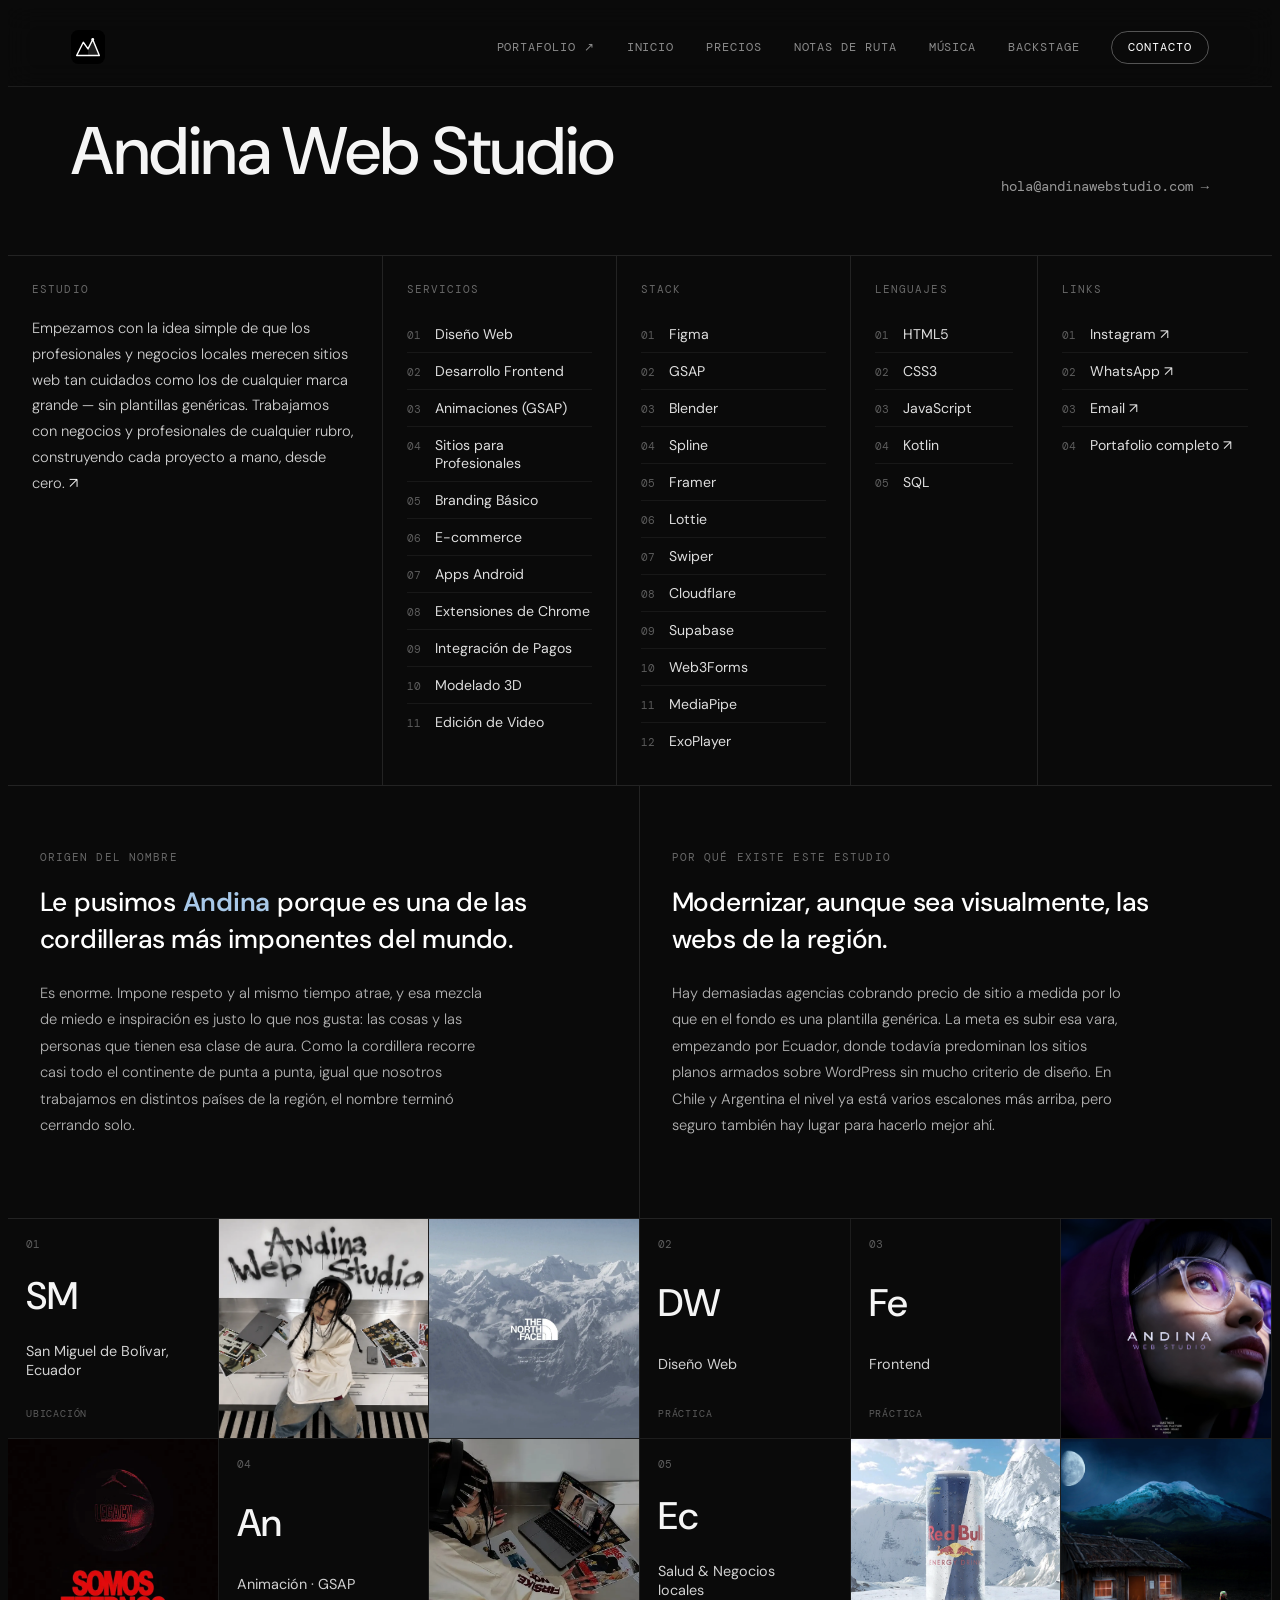
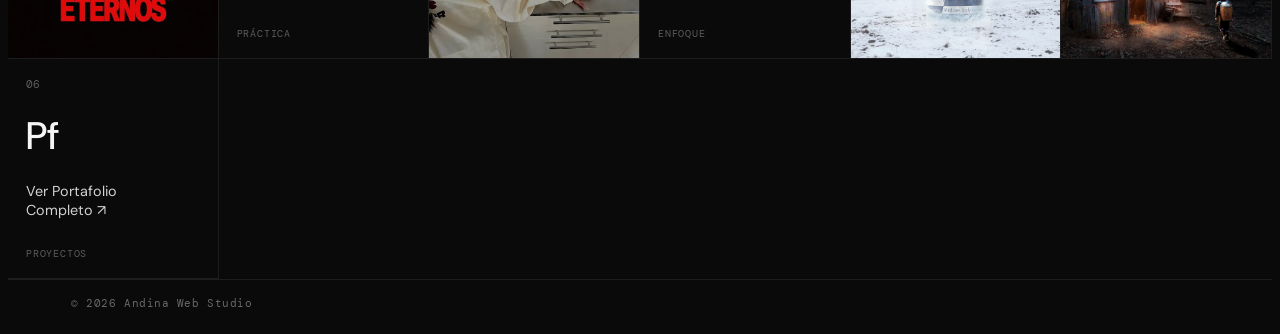
<file: about.html>
<!DOCTYPE html>
<html lang="es">

<head>
  <!-- Google tag (gtag.js) -->
  <script async src="https://www.googletagmanager.com/gtag/js?id=G-6E87KCH0P9"></script>
  <script>
    window.dataLayer = window.dataLayer || [];
    function gtag() { dataLayer.push(arguments); }
    gtag('js', new Date());
    gtag('config', 'G-6E87KCH0P9');
  </script>

  <meta charset="UTF-8" />
  <meta http-equiv="X-UA-Compatible" content="IE=edge" />
  <meta name="viewport" content="width=device-width, initial-scale=1.0" />

  <title>Quiénes Somos — Andina Web Studio | Diseño Web en Ecuador</title>
  <meta name="description"
    content="Andina Web Studio: estudio independiente de diseño web en San Miguel de Bolívar, Ecuador. Servicios, stack y proyectos para profesionales de salud y negocios en Ecuador, Chile y Argentina." />

  <meta name="robots" content="index, follow, max-snippet:-1, max-image-preview:large, max-video-preview:-1" />
  <meta name="author" content="Andina Web Studio" />
  <meta name="theme-color" content="#0a0a0a" />
  <link rel="canonical" href="https://andinawebstudio.com/about.html" />

  <meta name="geo.region" content="EC-B" />
  <meta name="geo.placename" content="San Miguel de Bolívar, Ecuador" />
  <meta name="language" content="Spanish" />
  <meta name="content-language" content="es-EC" />

  <meta property="og:type" content="website" />
  <meta property="og:url" content="https://andinawebstudio.com/about.html" />
  <meta property="og:site_name" content="Andina Web Studio" />
  <meta property="og:locale" content="es_EC" />
  <meta property="og:title" content="Quiénes Somos — Andina Web Studio" />
  <meta property="og:description" content="Estudio independiente de diseño web en San Miguel de Bolívar, Ecuador." />
  <meta property="og:image" content="https://andinawebstudio.com/og-image.jpg" />

  <meta name="twitter:card" content="summary_large_image" />
  <meta name="twitter:title" content="Quiénes Somos — Andina Web Studio" />
  <meta name="twitter:description" content="Estudio independiente de diseño web en Ecuador." />
  <meta name="twitter:image" content="https://andinawebstudio.com/og-image.jpg" />

  <link rel="apple-touch-icon" sizes="180x180" href="apple-touch-icon.png" />
  <link rel="icon" type="image/png" sizes="32x32" href="favicon-32x32.png" />
  <link rel="icon" type="image/png" sizes="16x16" href="favicon-16x16.png" />
  <link rel="manifest" href="site.webmanifest" />

  <link rel="preconnect" href="https://fonts.googleapis.com" />
  <link rel="preconnect" href="https://fonts.gstatic.com" crossorigin />
  <link href="https://fonts.googleapis.com/css2?family=DM+Sans:wght@300;400;500;600&family=DM+Mono:wght@300;400;500&display=swap"
    rel="stylesheet" />

  <link rel="stylesheet" href="css/about.css" />
</head>

<body>

  <!-- NAV -->
  <nav class="ab-nav">
    <a href="index.html" class="ab-logo">
      <svg width="34" height="34" viewBox="0 0 36 36" fill="none" xmlns="http://www.w3.org/2000/svg">
        <rect width="36" height="36" rx="8" fill="#000000" />
        <path d="M6 27L13 13L18 20L23 10L30 27H6Z" fill="none" stroke="#FFFFFF" stroke-width="1.5"
          stroke-linejoin="round" />
        <path d="M18 20L23 10L30 27H18V20Z" fill="rgba(255,255,255,0.12)" />
        <circle cx="23" cy="10" r="1.5" fill="#FFFFFF" />
      </svg>
    </a>
    <div class="ab-nav-links">
      <a href="proyectos.html">PORTAFOLIO ↗</a>
      <a href="index.html#sobre">INICIO</a>
      <a href="index.html#precios">PRECIOS</a>
      <a href="notas-de-ruta.html">NOTAS DE RUTA</a>
      <a href="musica.html">MÚSICA</a>
      <a href="backstage.html">BACKSTAGE</a>
      <a href="index.html#contacto" class="ab-nav-cta">CONTACTO</a>
    </div>
    <button class="ab-hamburger" id="abHamburger" aria-label="Menú"><span></span><span></span><span></span></button>
  </nav>

  <div class="ab-mobile-menu" id="abMobileMenu">
    <a href="proyectos.html">Portafolio</a>
    <a href="index.html#sobre">Inicio</a>
    <a href="index.html#precios">Precios</a>
    <a href="notas-de-ruta.html">Notas de ruta</a>
    <a href="musica.html">Música</a>
    <a href="backstage.html">Backstage</a>
    <a href="index.html#contacto">Contacto</a>
  </div>

  <!-- HEADER -->
  <header class="ab-header">
    <h1>Andina Web Studio</h1>
    <a href="mailto:hola@andinawebstudio.com" class="ab-email">hola@andinawebstudio.com →</a>
  </header>

  <!-- TABLA DE 5 COLUMNAS -->
  <section class="ab-grid">

    <div class="ab-col ab-col-about">
      <div class="ab-col-title">ESTUDIO</div>
      <p class="ab-about-text">
        Empezamos con la idea simple de que los profesionales y negocios locales merecen sitios web tan
        cuidados como los de cualquier marca grande — sin plantillas genéricas. Trabajamos con negocios y
        profesionales de cualquier rubro, construyendo cada proyecto a mano, desde cero. <a
          href="index.html#sobre">↗</a>
      </p>
    </div>

    <div class="ab-col">
      <div class="ab-col-title">SERVICIOS</div>
      <ul class="ab-list">
        <li><span class="ab-num">01</span><span>Diseño Web</span></li>
        <li><span class="ab-num">02</span><span>Desarrollo Frontend</span></li>
        <li><span class="ab-num">03</span><span>Animaciones (GSAP)</span></li>
        <li><span class="ab-num">04</span><span>Sitios para Profesionales</span></li>
        <li><span class="ab-num">05</span><span>Branding Básico</span></li>
        <li><span class="ab-num">06</span><span>E-commerce</span></li>
        <li><span class="ab-num">07</span><span>Apps Android</span></li>
        <li><span class="ab-num">08</span><span>Extensiones de Chrome</span></li>
        <li><span class="ab-num">09</span><span>Integración de Pagos</span></li>
        <li><span class="ab-num">10</span><span>Modelado 3D</span></li>
        <li><span class="ab-num">11</span><span>Edición de Video</span></li>
      </ul>
    </div>

    <div class="ab-col">
      <div class="ab-col-title">STACK</div>
      <ul class="ab-list">
        <li><span class="ab-num">01</span><span>Figma</span></li>
        <li><span class="ab-num">02</span><span>GSAP</span></li>
        <li><span class="ab-num">03</span><span>Blender</span></li>
        <li><span class="ab-num">04</span><span>Spline</span></li>
        <li><span class="ab-num">05</span><span>Framer</span></li>
        <li><span class="ab-num">06</span><span>Lottie</span></li>
        <li><span class="ab-num">07</span><span>Swiper</span></li>
        <li><span class="ab-num">08</span><span>Cloudflare</span></li>
        <li><span class="ab-num">09</span><span>Supabase</span></li>
        <li><span class="ab-num">10</span><span>Web3Forms</span></li>
        <li><span class="ab-num">11</span><span>MediaPipe</span></li>
        <li><span class="ab-num">12</span><span>ExoPlayer</span></li>
      </ul>
    </div>

    <div class="ab-col">
      <div class="ab-col-title">LENGUAJES</div>
      <ul class="ab-list">
        <li><span class="ab-num">01</span><span>HTML5</span></li>
        <li><span class="ab-num">02</span><span>CSS3</span></li>
        <li><span class="ab-num">03</span><span>JavaScript</span></li>
        <li><span class="ab-num">04</span><span>Kotlin</span></li>
        <li><span class="ab-num">05</span><span>SQL</span></li>
      </ul>
    </div>

    <div class="ab-col">
      <div class="ab-col-title">LINKS</div>
      <ul class="ab-list">
        <li><span class="ab-num">01</span><a href="https://instagram.com/andinawebstudio" target="_blank"
            rel="noopener">Instagram ↗</a></li>
        <li><span class="ab-num">02</span><a href="https://wa.me/593989565924" target="_blank"
            rel="noopener">WhatsApp ↗</a></li>
        <li><span class="ab-num">03</span><a href="mailto:hola@andinawebstudio.com">Email ↗</a></li>
        <li><span class="ab-num">04</span><a href="proyectos.html">Portafolio completo ↗</a></li>
      </ul>
    </div>

  </section>

  <!-- ORIGEN Y MISIÓN — por qué el nombre, por qué existe el estudio -->
  <section class="ab-story">

    <div class="ab-story-block">
      <div class="ab-col-title">ORIGEN DEL NOMBRE</div>
      <p class="ab-story-lead">Le pusimos <strong>Andina</strong> porque es una de las cordilleras más
        imponentes del mundo.</p>
      <p class="ab-story-text">
        Es enorme. Impone respeto y al mismo tiempo atrae, y esa mezcla de miedo e inspiración es justo lo que
        nos gusta: las cosas y las personas que tienen esa clase de aura. Como la cordillera recorre casi todo
        el continente de punta a punta, igual que nosotros trabajamos en distintos países de la región, el
        nombre terminó cerrando solo.
      </p>
    </div>

    <div class="ab-story-block">
      <div class="ab-col-title">POR QUÉ EXISTE ESTE ESTUDIO</div>
      <p class="ab-story-lead">Modernizar, aunque sea visualmente, las webs de la región.</p>
      <p class="ab-story-text">
        Hay demasiadas agencias cobrando precio de sitio a medida por lo que en el fondo es una plantilla
        genérica. La meta es subir esa vara, empezando por Ecuador, donde todavía predominan los sitios planos
        armados sobre WordPress sin mucho criterio de diseño. En Chile y Argentina el nivel ya está varios
        escalones más arriba, pero seguro también hay lugar para hacerlo mejor ahí.
      </p>
    </div>

  </section>

  <!-- MOSAICO -->
  <section class="ab-mosaic">

    <div class="ab-tile ab-tile-text">
      <div class="ab-tile-num">01</div>
      <div class="ab-tile-big">SM</div>
      <div class="ab-tile-label">San Miguel de Bolívar,<br>Ecuador</div>
      <div class="ab-tile-tag">UBICACIÓN</div>
    </div>

    <div class="ab-tile ab-tile-img">
      <img src="assets/img/modelo1.webp" alt="modelo-mujer" loading="lazy" />
    </div>

    <div class="ab-tile ab-tile-img">
      <img src="assets/img/modelo2.webp" alt="logo de north face" loading="lazy" />
    </div>

    <div class="ab-tile ab-tile-text">
      <div class="ab-tile-num">02</div>
      <div class="ab-tile-big">DW</div>
      <div class="ab-tile-label">Diseño Web</div>
      <div class="ab-tile-tag">PRÁCTICA</div>
    </div>

    <div class="ab-tile ab-tile-text">
      <div class="ab-tile-num">03</div>
      <div class="ab-tile-big">Fe</div>
      <div class="ab-tile-label">Frontend</div>
      <div class="ab-tile-tag">PRÁCTICA</div>
    </div>

    <div class="ab-tile ab-tile-img">
      <img src="assets/img/modelo3.webp" alt="Hero de la marca" loading="lazy" />
    </div>

    <div class="ab-tile ab-tile-img">
      <img src="assets/img/modelo4.webp" alt="herramientas de inspiracion y creacion para diseño Web" loading="lazy" />
    </div>

    <div class="ab-tile ab-tile-text">
      <div class="ab-tile-num">04</div>
      <div class="ab-tile-big">An</div>
      <div class="ab-tile-label">Animación · GSAP</div>
      <div class="ab-tile-tag">PRÁCTICA</div>
    </div>

    <div class="ab-tile ab-tile-img">
      <img src="assets/img/modelo5.webp" alt="mujer joven enfocada en su computadora" loading="lazy" />
    </div>

    <div class="ab-tile ab-tile-text">
      <div class="ab-tile-num">05</div>
      <div class="ab-tile-big">Ec</div>
      <div class="ab-tile-label">Salud &amp; Negocios<br>locales</div>
      <div class="ab-tile-tag">ENFOQUE</div>
    </div>

    <div class="ab-tile ab-tile-img">
      <img src="assets/img/modelo6.webp" alt="lata de bebida energetica de la marca red bull" loading="lazy" />
    </div>

    <div class="ab-tile ab-tile-img">
      <img src="assets/img/modelo7.webp" alt="logo de andina web studio" loading="lazy" />
    </div>

    <a href="proyectos.html" class="ab-tile ab-tile-text ab-tile-link">
      <div class="ab-tile-num">06</div>
      <div class="ab-tile-big">Pf</div>
      <div class="ab-tile-label">Ver Portafolio<br>Completo ↗</div>
      <div class="ab-tile-tag">PROYECTOS</div>
    </a>

  </section>

  <!-- FOOTER MINIMALISTA -->
  <footer class="ab-footer">
    <div class="ab-footer-copy">© 2026 Andina Web Studio</div>
  </footer>

  <script src="js/about.js" defer></script>
</body>

</html>
</file>
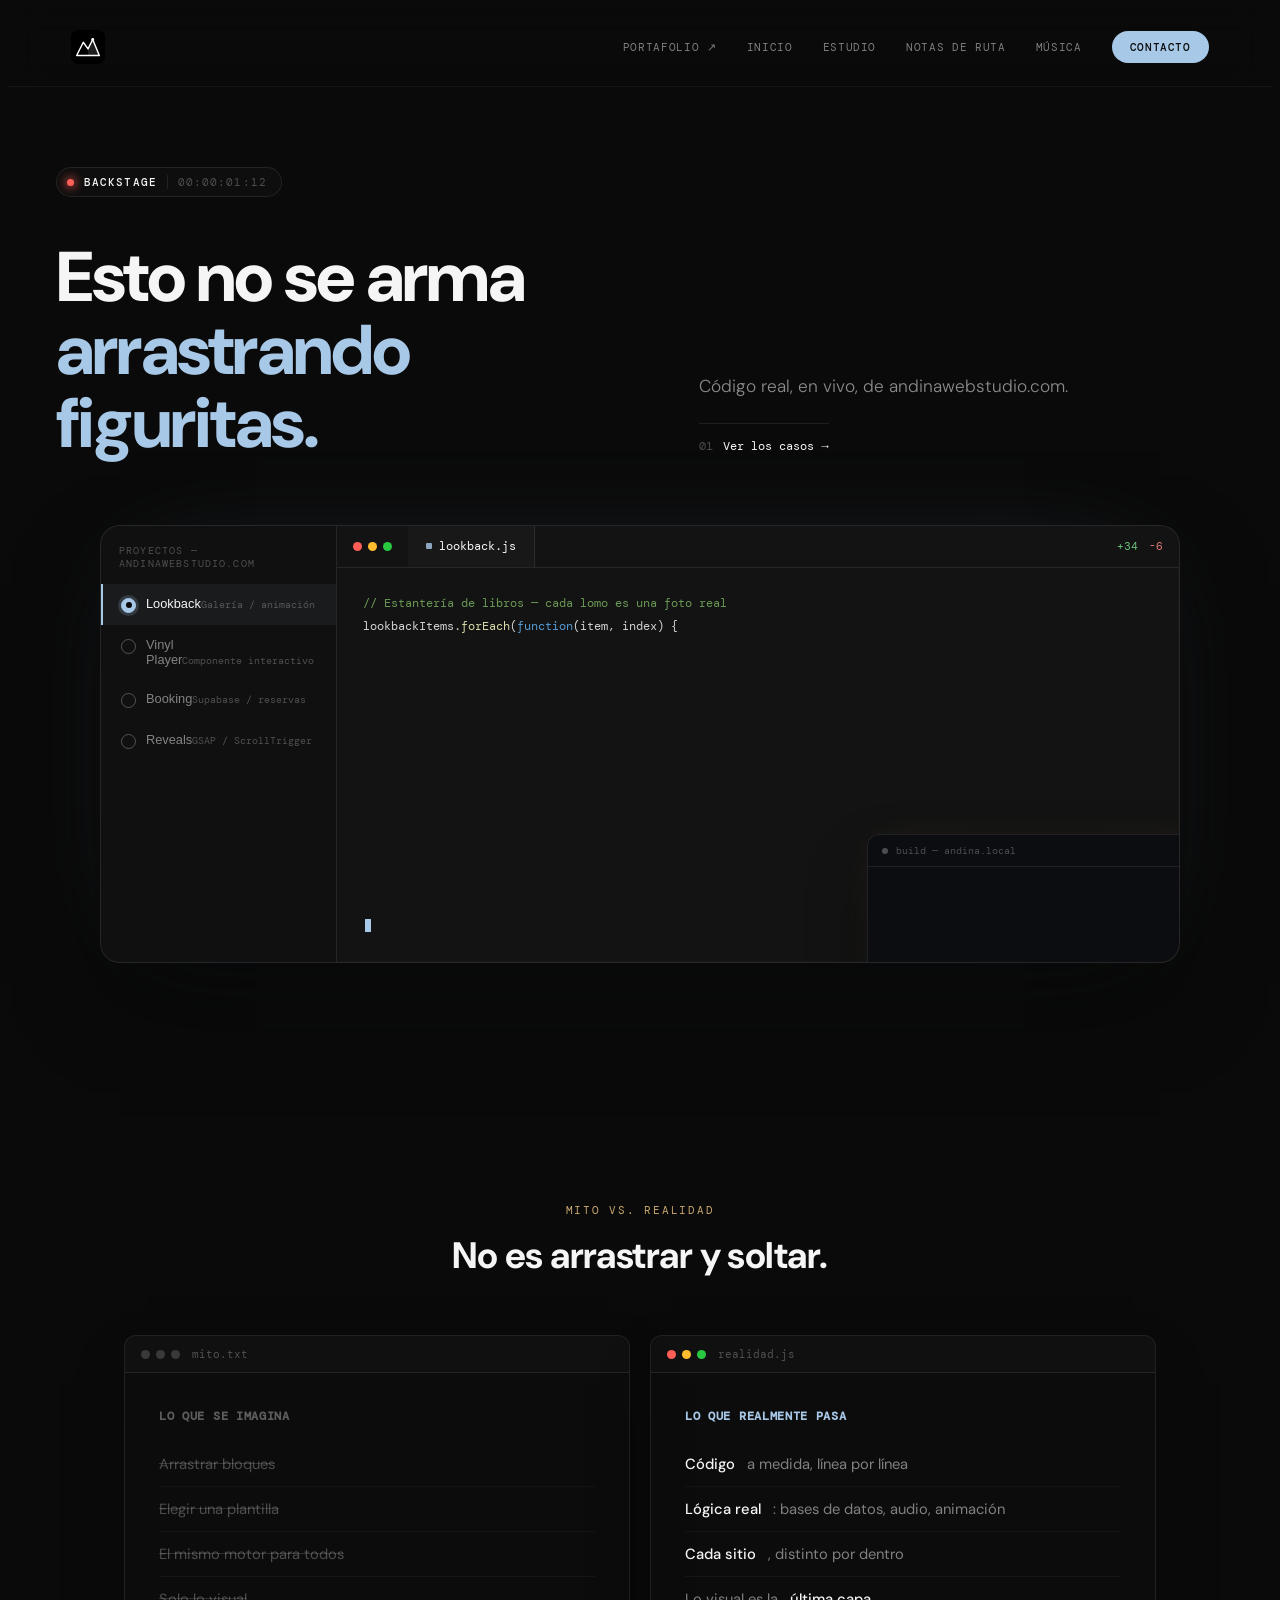
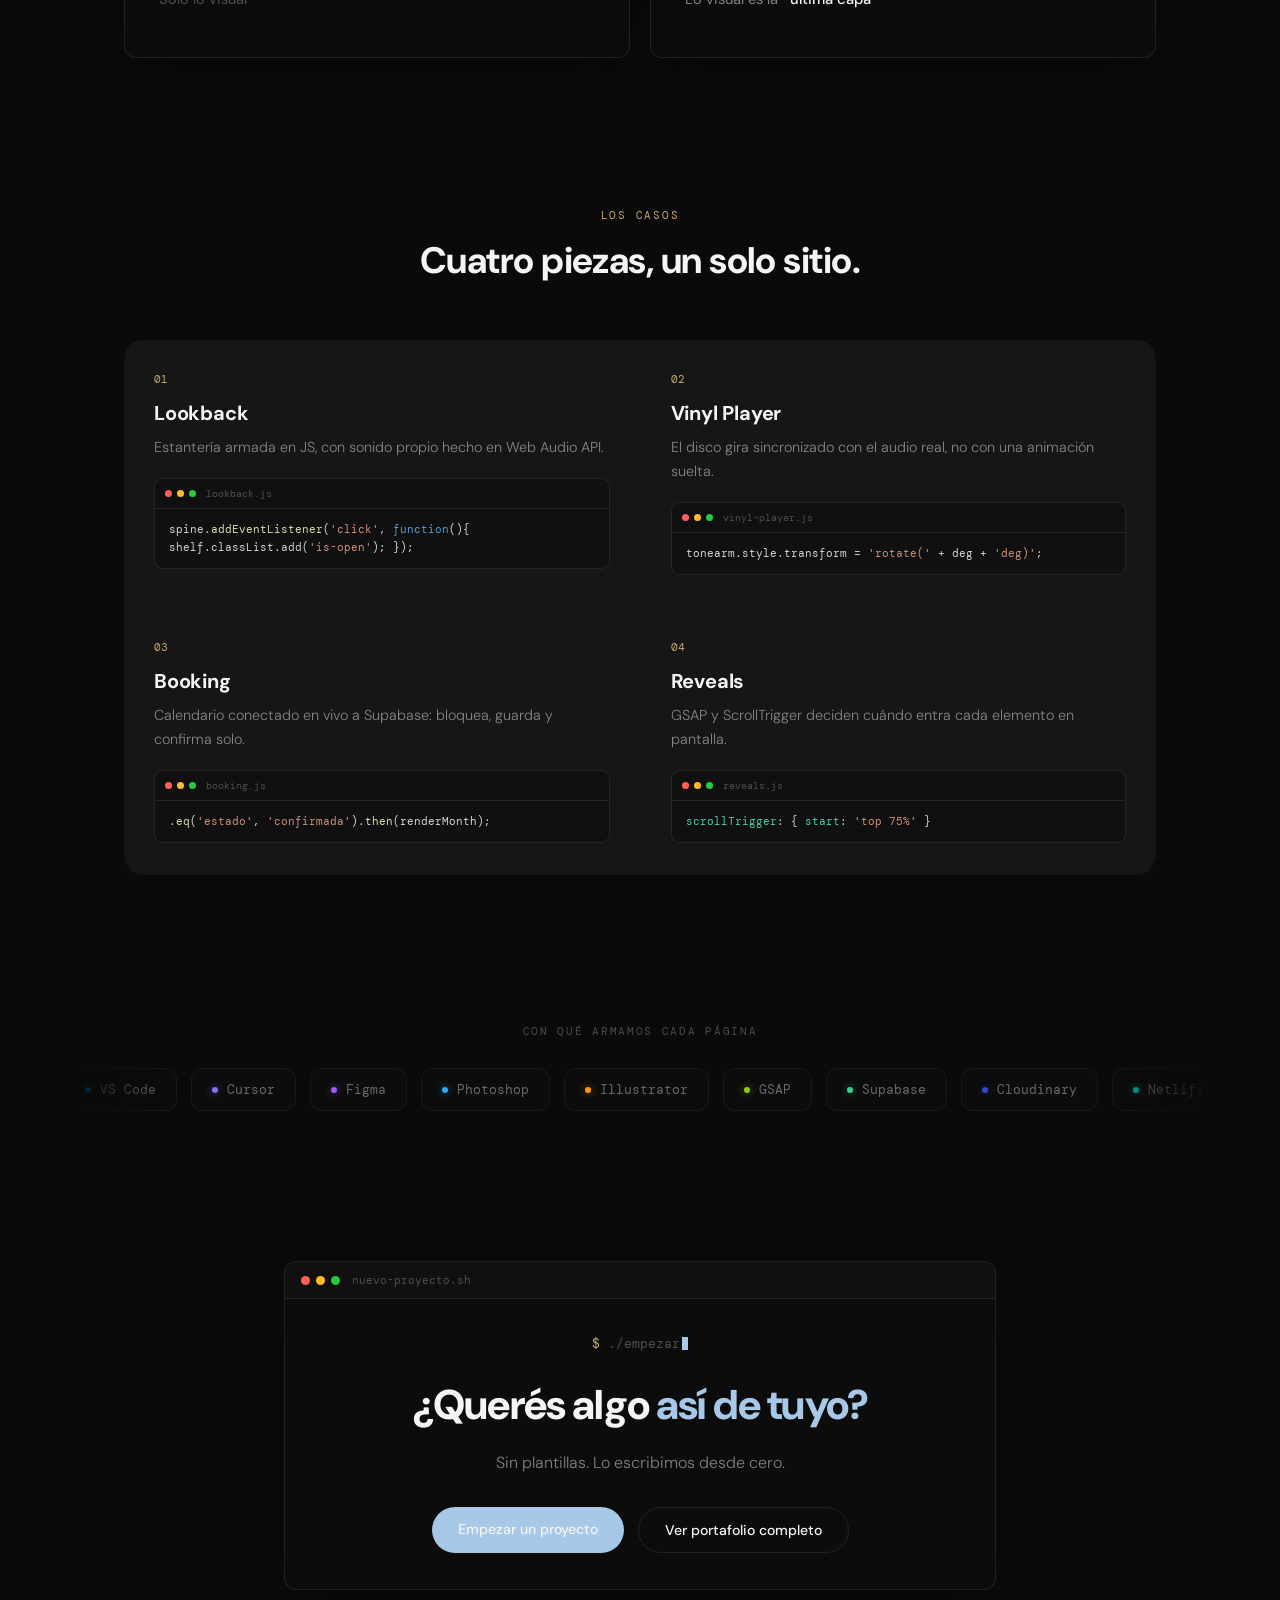
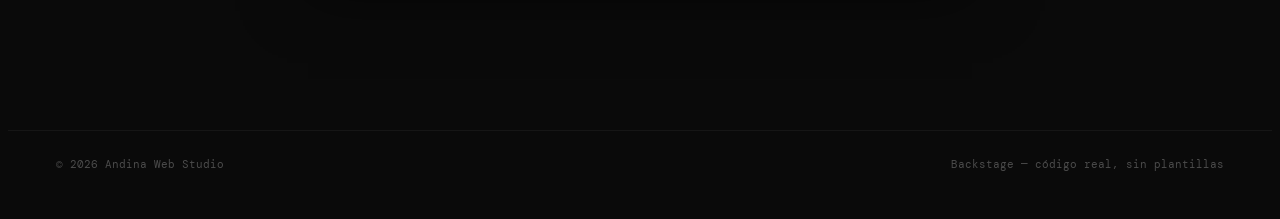
<file: backstage.html>
<!DOCTYPE html>
<html lang="es">

<head>
  <!-- Google tag (gtag.js) -->
  <script async src="https://www.googletagmanager.com/gtag/js?id=G-6E87KCH0P9"></script>
  <script>
    window.dataLayer = window.dataLayer || [];
    function gtag() { dataLayer.push(arguments); }
    gtag('js', new Date());
    gtag('config', 'G-6E87KCH0P9');
  </script>

  <meta charset="UTF-8" />
  <meta http-equiv="X-UA-Compatible" content="IE=edge" />
  <meta name="viewport" content="width=device-width, initial-scale=1.0" />

  <title>Backstage — Andina Web Studio | El código real detrás de cada sitio</title>
  <meta name="description"
    content="Nada de arrastrar bloques. Mirá el código real detrás de los proyectos de Andina Web Studio: la galería Lookback, el reproductor de vinilo, el sistema de reservas con Supabase y las animaciones GSAP." />

  <meta name="robots" content="index, follow, max-snippet:-1, max-image-preview:large, max-video-preview:-1" />
  <meta name="author" content="Andina Web Studio" />
  <meta name="theme-color" content="#08090b" />
  <link rel="canonical" href="https://andinawebstudio.com/backstage.html" />

  <meta name="geo.region" content="EC-B" />
  <meta name="geo.placename" content="San Miguel de Bolívar, Ecuador" />
  <meta name="language" content="Spanish" />
  <meta name="content-language" content="es-EC" />

  <meta property="og:type" content="website" />
  <meta property="og:url" content="https://andinawebstudio.com/backstage.html" />
  <meta property="og:site_name" content="Andina Web Studio" />
  <meta property="og:locale" content="es_EC" />
  <meta property="og:title" content="Backstage — Andina Web Studio" />
  <meta property="og:description" content="El código real detrás de cada sitio. Sin plantillas, sin arrastrar bloques." />
  <meta property="og:image" content="https://andinawebstudio.com/og-image.jpg" />

  <meta name="twitter:card" content="summary_large_image" />
  <meta name="twitter:title" content="Backstage — Andina Web Studio" />
  <meta name="twitter:description" content="El código real detrás de cada sitio." />
  <meta name="twitter:image" content="https://andinawebstudio.com/og-image.jpg" />

  <link rel="apple-touch-icon" sizes="180x180" href="apple-touch-icon.png" />
  <link rel="icon" type="image/png" sizes="32x32" href="favicon-32x32.png" />
  <link rel="icon" type="image/png" sizes="16x16" href="favicon-16x16.png" />
  <link rel="manifest" href="site.webmanifest" />

  <link rel="preconnect" href="https://fonts.googleapis.com" />
  <link rel="preconnect" href="https://fonts.gstatic.com" crossorigin />
  <link
    href="https://fonts.googleapis.com/css2?family=Cormorant+Garamond:ital,wght@0,400;0,500;1,500&family=DM+Sans:wght@300;400;500;600;700;800&family=DM+Mono:wght@300;400;500&display=swap"
    rel="stylesheet" />

  <link rel="stylesheet" href="css/backstage.css" />
</head>

<body class="bs-page">

  <!-- NAV -->
  <nav class="bs-nav">
    <a href="index.html" class="bs-logo">
      <svg width="34" height="34" viewBox="0 0 36 36" fill="none" xmlns="http://www.w3.org/2000/svg">
        <rect width="36" height="36" rx="8" fill="#000000" />
        <path d="M6 27L13 13L18 20L23 10L30 27H6Z" fill="none" stroke="#FFFFFF" stroke-width="1.5"
          stroke-linejoin="round" />
        <path d="M18 20L23 10L30 27H18V20Z" fill="rgba(255,255,255,0.12)" />
        <circle cx="23" cy="10" r="1.5" fill="#FFFFFF" />
      </svg>
    </a>
    <div class="bs-nav-links">
      <a href="proyectos.html">PORTAFOLIO ↗</a>
      <a href="index.html#sobre">INICIO</a>
      <a href="about.html">ESTUDIO</a>
      <a href="notas-de-ruta.html">NOTAS DE RUTA</a>
      <a href="musica.html">MÚSICA</a>
      <a href="index.html#contacto" class="bs-nav-cta">CONTACTO</a>
    </div>
    <button class="bs-hamburger" id="bsHamburger" aria-label="Menú"><span></span><span></span><span></span></button>
  </nav>

  <div class="bs-mobile-menu" id="bsMobileMenu">
    <a href="proyectos.html">Portafolio</a>
    <a href="index.html#sobre">Inicio</a>
    <a href="about.html">Estudio</a>
    <a href="notas-de-ruta.html">Notas de ruta</a>
    <a href="musica.html">Música</a>
    <a href="index.html#contacto">Contacto</a>
  </div>

  <!-- HERO -->
  <section class="bs-hero">
    <div class="bs-hero-grid">
      <div class="bs-hero-left bs-reveal">
        <span class="bs-rec">
          <span class="bs-rec-dot"></span>
          <span class="bs-rec-label">Backstage</span>
          <span class="bs-rec-time" id="bsRecTime">00:00:00:00</span>
        </span>
        <h1>Esto no se arma <strong>arrastrando figuritas.</strong></h1>
      </div>
      <div class="bs-hero-right bs-reveal bs-reveal-1">
        <p class="bs-hero-sub">Código real, en vivo, de andinawebstudio.com.</p>
        <a href="#casos" class="bs-hero-link"><span class="n">01</span> Ver los casos →</a>
      </div>
    </div>

    <div class="bs-editor-wrap bs-reveal bs-reveal-2">
      <div class="bs-editor" id="bsEditor">
        <aside class="bs-sidebar">
          <div class="bs-sidebar-title">Proyectos — andinawebstudio.com</div>
          <div id="bsSidebar"></div>
        </aside>
        <div class="bs-main">
          <div class="bs-tabbar">
            <div class="bs-dots"><span></span><span></span><span></span></div>
            <div class="bs-tab" id="bsTab">lookback.js</div>
            <div class="bs-diff-stats" id="bsDiff"></div>
          </div>
          <pre class="bs-code" id="bsCode"></pre>
        </div>

        <div class="bs-terminal">
          <div class="bs-terminal-bar"><span class="dot"></span> build — andina.local</div>
          <div class="bs-terminal-body" id="bsLog"></div>
        </div>
      </div>
    </div>
  </section>

  <!-- FLOW — conecta las secciones -->
  <div class="bs-flow" id="bsFlow">
    <div class="bs-rail">
      <div class="bs-rail-pulse"></div>
      <div class="bs-rail-pulse d2"></div>
      <span class="bs-snake-node" style="top:6%;"></span>
      <span class="bs-snake-node" style="top:32%;"></span>
      <span class="bs-snake-node" style="top:62%;"></span>
      <span class="bs-snake-node" style="top:88%;"></span>
      <span class="bs-snake-note bs-reveal" style="top:32%;">// líneas, ventanas y formas: todo esto es código, no imágenes</span>
    </div>

  <!-- MITO VS REALIDAD -->
  <section class="bs-split">
    <div class="bs-split-head bs-reveal">
      <span class="bs-label">Mito vs. realidad</span>
      <h2>No es arrastrar y soltar.</h2>
    </div>
    <div class="bs-split-grid">
      <div class="bs-window bs-reveal bs-reveal-1">
        <div class="bs-window-bar bs-window-bar-mute">
          <span class="bs-dots"><span></span><span></span><span></span></span>
          <span class="bs-window-title">mito.txt</span>
        </div>
        <div class="bs-window-body">
          <h3 class="is-myth-h">Lo que se imagina</h3>
          <ul class="is-myth">
            <li class="bs-type">Arrastrar bloques</li>
            <li class="bs-type">Elegir una plantilla</li>
            <li class="bs-type">El mismo motor para todos</li>
            <li class="bs-type">Solo lo visual</li>
          </ul>
        </div>
      </div>
      <div class="bs-window bs-reveal bs-reveal-2">
        <div class="bs-window-bar">
          <span class="bs-dots"><span></span><span></span><span></span></span>
          <span class="bs-window-title">realidad.js</span>
        </div>
        <div class="bs-window-body">
          <h3 class="is-real-h">Lo que realmente pasa</h3>
          <ul class="is-real">
            <li class="bs-type"><strong>Código</strong> a medida, línea por línea</li>
            <li class="bs-type"><strong>Lógica real</strong>: bases de datos, audio, animación</li>
            <li class="bs-type"><strong>Cada sitio</strong>, distinto por dentro</li>
            <li class="bs-type">Lo visual es la <strong>última capa</strong></li>
          </ul>
        </div>
      </div>
    </div>
  </section>

  <!-- LOS CASOS -->
  <section class="bs-cases" id="casos">
    <div class="bs-cases-head bs-reveal">
      <span class="bs-label">Los casos</span>
      <h2>Cuatro piezas, un solo sitio.</h2>
    </div>
    <div class="bs-cases-grid">
      <article class="bs-case-card bs-reveal bs-reveal-1">
        <span class="num bs-type">01</span>
        <h3>Lookback</h3>
        <p class="bs-type">Estantería armada en JS, con sonido propio hecho en Web Audio API.</p>
        <div class="bs-mini-window">
          <div class="bs-mini-bar">
            <span class="bs-dots"><span></span><span></span><span></span></span>
            <span class="bs-mini-title">lookback.js</span>
          </div>
          <div class="bs-mini-code"><span class="tk-p">spine.</span><span class="tk-f">addEventListener</span><span class="tk-p">(</span><span class="tk-s">'click'</span><span class="tk-p">, </span><span class="tk-k">function</span><span class="tk-p">(){ shelf.classList.add(</span><span class="tk-s">'is-open'</span><span class="tk-p">); });</span></div>
        </div>
      </article>
      <article class="bs-case-card bs-reveal bs-reveal-2">
        <span class="num bs-type">02</span>
        <h3>Vinyl Player</h3>
        <p class="bs-type">El disco gira sincronizado con el audio real, no con una animación suelta.</p>
        <div class="bs-mini-window">
          <div class="bs-mini-bar">
            <span class="bs-dots"><span></span><span></span><span></span></span>
            <span class="bs-mini-title">vinyl-player.js</span>
          </div>
          <div class="bs-mini-code"><span class="tk-p">tonearm.style.transform = </span><span class="tk-s">'rotate('</span><span class="tk-p"> + deg + </span><span class="tk-s">'deg)'</span><span class="tk-p">;</span></div>
        </div>
      </article>
      <article class="bs-case-card bs-reveal bs-reveal-3">
        <span class="num bs-type">03</span>
        <h3>Booking</h3>
        <p class="bs-type">Calendario conectado en vivo a Supabase: bloquea, guarda y confirma solo.</p>
        <div class="bs-mini-window">
          <div class="bs-mini-bar">
            <span class="bs-dots"><span></span><span></span><span></span></span>
            <span class="bs-mini-title">booking.js</span>
          </div>
          <div class="bs-mini-code"><span class="tk-p">.</span><span class="tk-f">eq</span><span class="tk-p">(</span><span class="tk-s">'estado'</span><span class="tk-p">, </span><span class="tk-s">'confirmada'</span><span class="tk-p">).</span><span class="tk-f">then</span><span class="tk-p">(renderMonth);</span></div>
        </div>
      </article>
      <article class="bs-case-card bs-reveal bs-reveal-4">
        <span class="num bs-type">04</span>
        <h3>Reveals</h3>
        <p class="bs-type">GSAP y ScrollTrigger deciden cuándo entra cada elemento en pantalla.</p>
        <div class="bs-mini-window">
          <div class="bs-mini-bar">
            <span class="bs-dots"><span></span><span></span><span></span></span>
            <span class="bs-mini-title">reveals.js</span>
          </div>
          <div class="bs-mini-code"><span class="tk-t">scrollTrigger</span><span class="tk-p">: { </span><span class="tk-t">start</span><span class="tk-p">: </span><span class="tk-s">'top 75%'</span> <span class="tk-p">}</span></div>
        </div>
      </article>
    </div>
  </section>

  <!-- STACK — marquee -->
  <section class="bs-stack bs-reveal">
    <div class="bs-stack-label">Con qué armamos cada página</div>
    <div class="bs-marquee">
      <div class="bs-marquee-track" id="bsMarquee"></div>
    </div>
  </section>

  <!-- CTA -->
  <section class="bs-cta bs-reveal">
    <div class="bs-window">
      <div class="bs-window-bar">
        <span class="bs-dots"><span></span><span></span><span></span></span>
        <span class="bs-window-title">nuevo-proyecto.sh</span>
      </div>
      <div class="bs-window-body bs-window-body-center">
        <div class="bs-cta-prompt bs-type"><span class="bs-log-caret">$</span> ./empezar<span class="bs-cursor-blink"></span></div>
        <h2>¿Querés algo <strong>así de tuyo?</strong></h2>
        <p class="bs-type">Sin plantillas. Lo escribimos desde cero.</p>
        <div class="bs-cta-actions">
          <a href="index.html#contacto" class="bs-btn bs-btn-primary">Empezar un proyecto</a>
          <a href="proyectos.html" class="bs-btn bs-btn-ghost">Ver portafolio completo</a>
        </div>
      </div>
    </div>
  </section>

  </div>

  <!-- FOOTER -->
  <footer class="bs-footer">
    <span>© 2026 Andina Web Studio</span>
    <span>Backstage — código real, sin plantillas</span>
  </footer>

  <script src="js/backstage.js" defer></script>
</body>

</html>
</file>
<file: css/about.css>
/* ============================================================
   Andina Web Studio — about.css
   Estilo editorial oscuro (independiente del tema claro del sitio)
============================================================ */

body {
  background: #0a0a0a;
  color: #f5f5f5;
  font-family: 'DM Sans', sans-serif;
  cursor: auto;
}

/* ===== NAV ===== */
.ab-nav {
  position: sticky;
  top: 0;
  z-index: 500;
  display: flex;
  justify-content: space-between;
  align-items: center;
  padding: 22px 5%;
  background: rgba(10, 10, 10, 0.7);
  backdrop-filter: blur(14px);
  -webkit-backdrop-filter: blur(14px);
  border-bottom: 1px solid rgba(255, 255, 255, 0.08);
}

.ab-logo {
  display: flex;
  align-items: center;
  justify-content: center;
  text-decoration: none;
  flex-shrink: 0;
}

/* Hamburguesa + menú mobile */
.ab-hamburger {
  display: none;
  flex-direction: column;
  gap: 5px;
  cursor: pointer;
  padding: 4px;
  background: none;
  border: none;
}
.ab-hamburger span {
  display: block;
  width: 24px;
  height: 2px;
  background: #fff;
  border-radius: 2px;
  transition: transform 0.3s ease, opacity 0.3s ease;
}
.ab-hamburger.open span:nth-child(1) { transform: rotate(45deg) translate(5px, 5px); }
.ab-hamburger.open span:nth-child(2) { opacity: 0; }
.ab-hamburger.open span:nth-child(3) { transform: rotate(-45deg) translate(5px, -5px); }

.ab-mobile-menu {
  display: none;
  position: fixed;
  inset: 72px 0 0 0;
  background: rgba(10, 10, 10, 0.97);
  backdrop-filter: blur(20px);
  z-index: 499;
  flex-direction: column;
  align-items: center;
  justify-content: center;
  gap: 32px;
}
.ab-mobile-menu.open { display: flex; }
.ab-mobile-menu a {
  font-size: 1.5rem;
  font-family: 'DM Sans', sans-serif;
  font-weight: 500;
  color: #fff;
  text-decoration: none;
  transition: color 0.3s ease;
}
.ab-mobile-menu a:hover { color: #A8C8E8; }

.ab-nav-links {
  display: flex;
  gap: 32px;
  align-items: center;
}

@media (max-width: 900px) {
  .ab-nav-links { gap: 18px; }
  .ab-nav-links a { font-size: 0.72rem; }
}

.ab-nav-links a {
  color: rgba(245, 245, 245, 0.55);
  text-decoration: none;
  font-family: 'DM Mono', monospace;
  font-size: 0.72rem;
  letter-spacing: 0.08em;
  transition: color 0.25s ease;
}

.ab-nav-links a:hover {
  color: #fff;
}

.ab-nav-cta {
  color: #fff !important;
  border: 1px solid rgba(255, 255, 255, 0.3);
  padding: 8px 16px;
  border-radius: 30px;
}

/* ===== HEADER ===== */
.ab-header {
  padding: 20px 5% 60px;
  display: flex;
  justify-content: space-between;
  align-items: flex-end;
  flex-wrap: wrap;
  gap: 20px;
  border-bottom: 1px solid rgba(255, 255, 255, 0.1);
}

.ab-header h1 {
  font-family: 'DM Sans', sans-serif;
  font-weight: 500;
  font-size: clamp(2.4rem, 6vw, 4.2rem);
  margin: 0;
  letter-spacing: -0.01em;
}

.ab-email {
  font-family: 'DM Mono', monospace;
  font-size: 0.85rem;
  color: rgba(245, 245, 245, 0.6);
  text-decoration: none;
  transition: color 0.25s ease;
}

.ab-email:hover {
  color: #fff;
}

/* ===== GRID DE 5 COLUMNAS ===== */
.ab-grid {
  display: grid;
  grid-template-columns: 1.6fr 1fr 1fr 0.8fr 1fr;
  border-bottom: 1px solid rgba(255, 255, 255, 0.1);
}

.ab-col {
  padding: 26px 24px;
  border-right: 1px solid rgba(255, 255, 255, 0.1);
}

.ab-col:last-child {
  border-right: none;
}

.ab-col-title {
  font-family: 'DM Mono', monospace;
  font-size: 0.7rem;
  letter-spacing: 0.1em;
  color: rgba(245, 245, 245, 0.4);
  margin-bottom: 20px;
}

.ab-about-text {
  font-size: 0.92rem;
  line-height: 1.75;
  font-weight: 300;
  color: rgba(245, 245, 245, 0.85);
}

.ab-about-text a {
  color: #fff;
  text-decoration: none;
}

.ab-list {
  list-style: none;
  padding: 0;
  margin: 0;
}

.ab-list li {
  display: flex;
  align-items: baseline;
  gap: 12px;
  padding: 9px 0;
  border-top: 1px solid rgba(255, 255, 255, 0.06);
  font-size: 0.88rem;
}

.ab-list li:first-child {
  border-top: none;
}

.ab-list li span:last-child,
.ab-list li a {
  color: rgba(245, 245, 245, 0.9);
  text-decoration: none;
  font-weight: 400;
  transition: color 0.25s ease;
}

.ab-list li a:hover {
  color: #A8C8E8;
}

.ab-num {
  font-family: 'DM Mono', monospace;
  font-size: 0.7rem;
  color: rgba(245, 245, 245, 0.35);
  min-width: 16px;
}

/* ===== ORIGEN Y MISIÓN (historia) ===== */
.ab-story {
  display: grid;
  grid-template-columns: 1fr 1fr;
  border-bottom: 1px solid rgba(255, 255, 255, 0.1);
}

.ab-story-block {
  padding: 64px 5%;
}

.ab-story-block:first-child {
  border-right: 1px solid rgba(255, 255, 255, 0.1);
}

.ab-story-lead {
  font-family: 'DM Sans', sans-serif;
  font-weight: 500;
  font-size: clamp(1.3rem, 2.3vw, 1.65rem);
  line-height: 1.4;
  letter-spacing: -0.01em;
  color: #fff;
  margin: 0 0 22px;
  max-width: 30ch;
}

.ab-story-lead strong {
  color: #A8C8E8;
  font-weight: 600;
}

.ab-story-text {
  font-size: 0.92rem;
  line-height: 1.8;
  font-weight: 300;
  color: rgba(245, 245, 245, 0.72);
  max-width: 46ch;
}

/* ===== MOSAICO ===== */
.ab-mosaic {
  display: grid;
  grid-template-columns: repeat(6, 1fr);
  grid-auto-rows: 220px;
}

.ab-tile {
  position: relative;
  border-right: 1px solid rgba(255, 255, 255, 0.08);
  border-bottom: 1px solid rgba(255, 255, 255, 0.08);
  overflow: hidden;
}

.ab-tile-img img {
  width: 100%;
  height: 100%;
  object-fit: cover;
  display: block;
  filter: grayscale(15%);
  transition: transform 0.5s ease, filter 0.5s ease;
}

.ab-tile-img:hover img {
  transform: scale(1.05);
  filter: grayscale(0%);
}

.ab-tile-text {
  padding: 18px;
  display: flex;
  flex-direction: column;
  justify-content: space-between;
  text-decoration: none;
  color: inherit;
  transition: background 0.3s ease;
}

.ab-tile-text:hover {
  background: rgba(255, 255, 255, 0.04);
}

.ab-tile-num {
  font-family: 'DM Mono', monospace;
  font-size: 0.7rem;
  color: rgba(245, 245, 245, 0.35);
}

.ab-tile-big {
  font-family: 'DM Sans', sans-serif;
  font-weight: 500;
  font-size: 2.4rem;
  line-height: 1;
  margin: 10px 0;
}

.ab-tile-label {
  font-size: 0.9rem;
  font-weight: 400;
  color: rgba(245, 245, 245, 0.85);
  line-height: 1.3;
}

.ab-tile-tag {
  font-family: 'DM Mono', monospace;
  font-size: 0.62rem;
  letter-spacing: 0.08em;
  color: rgba(245, 245, 245, 0.35);
  margin-top: 10px;
}

.ab-tile-link {
  cursor: pointer;
}

/* ===== FOOTER MINIMALISTA ===== */
.ab-footer {
  display: flex;
  justify-content: space-between;
  align-items: center;
  flex-wrap: wrap;
  gap: 10px 20px;
  padding: 16px 5%;
  border-top: 1px solid rgba(255, 255, 255, 0.08);
}

.ab-footer-copy {
  font-family: 'DM Mono', monospace;
  font-size: 0.68rem;
  letter-spacing: 0.05em;
  color: rgba(245, 245, 245, 0.4);
}

.ab-footer-contact {
  font-family: 'DM Mono', monospace;
  font-size: 0.68rem;
  letter-spacing: 0.05em;
  color: rgba(245, 245, 245, 0.4);
  text-decoration: none;
  transition: color 0.25s ease;
}

a.ab-footer-contact:hover {
  color: #A8C8E8;
}

/* ===== RESPONSIVE ===== */
@media (max-width: 968px) {
  .ab-grid {
    grid-template-columns: 1fr 1fr;
  }

  .ab-col-about {
    grid-column: 1 / -1;
  }

  .ab-story {
    grid-template-columns: 1fr;
  }

  .ab-story-block:first-child {
    border-right: none;
    border-bottom: 1px solid rgba(255, 255, 255, 0.1);
  }

  .ab-mosaic {
    grid-template-columns: repeat(3, 1fr);
    grid-auto-rows: 160px;
  }
}

@media (max-width: 640px) {
  .ab-nav-links {
    display: none;
  }

  .ab-hamburger {
    display: flex;
  }

  .ab-grid {
    grid-template-columns: 1fr;
  }

  .ab-col {
    border-right: none;
    border-bottom: 1px solid rgba(255, 255, 255, 0.1);
  }

  .ab-story-block {
    padding: 44px 5%;
  }

  .ab-mosaic {
    grid-template-columns: repeat(2, 1fr);
    grid-auto-rows: 150px;
  }
}
</file>
<file: css/backstage.css>
/* ==========================================================
   BACKSTAGE — Andina Web Studio
   El detrás de cámaras: código real, sin plantillas.
   ========================================================== */

:root {
  --bs-bg: #0a0a0a;
  --bs-bg-alt: #0e0e0e;
  --bs-panel: #131313;
  --bs-panel-2: #101010;
  --bs-border: rgba(245, 245, 245, 0.09);
  --bs-border-soft: rgba(245, 245, 245, 0.05);
  --bs-text: #f5f5f5;
  --bs-text-dim: rgba(245, 245, 245, 0.5);
  --bs-text-faint: rgba(245, 245, 245, 0.28);
  --bs-ice: #A8C8E8;
  --bs-gold: #C9A96E;

  --bs-c-comment: #6a9955;
  --bs-c-keyword: #569cd6;
  --bs-c-string: #ce9178;
  --bs-c-func: #dcdcaa;
  --bs-c-plain: #d4d4d4;
  --bs-c-type: #4ec9b0;
  --bs-c-purple: #c586c0;

  --bs-radius-sm: 6px;
  --bs-radius-md: 12px;
  --bs-radius-lg: 20px;
  --bs-ease: cubic-bezier(0.16, 1, 0.3, 1);
}

.bs-page * ,
.bs-page *::before,
.bs-page *::after {
  box-sizing: border-box;
  margin: 0;
  padding: 0;
}

.bs-page {
  background: var(--bs-bg);
  color: var(--bs-text);
  font-family: 'DM Sans', sans-serif;
  overflow-x: hidden;
  -webkit-font-smoothing: antialiased;
}

.bs-page img { display: block; max-width: 100%; }
.bs-page a { text-decoration: none; color: inherit; }

/* fondo negro puro, sin lavado de color — pedido explícito */
.bs-page::before {
  content: none;
}

/* ==========================================================
   REVEAL
   ========================================================== */
.bs-reveal {
  opacity: 0;
  transform: translateY(16px);
  filter: blur(4px);
  transition: opacity 0.7s var(--bs-ease), transform 0.7s var(--bs-ease), filter 0.7s var(--bs-ease);
}
.bs-reveal.is-visible { opacity: 1; transform: translateY(0); filter: blur(0); }
.bs-reveal-1 { transition-delay: .06s; }
.bs-reveal-2 { transition-delay: .12s; }
.bs-reveal-3 { transition-delay: .18s; }
.bs-reveal-4 { transition-delay: .24s; }

/* ==========================================================
   NAV
   ========================================================== */
.bs-nav {
  position: sticky;
  top: 0;
  z-index: 500;
  display: flex;
  align-items: center;
  justify-content: space-between;
  padding: 22px 5%;
  background: rgba(10, 10, 10, 0.7);
  backdrop-filter: blur(14px);
  -webkit-backdrop-filter: blur(14px);
  border-bottom: 1px solid var(--bs-border-soft);
}

.bs-logo { display: flex; align-items: center; justify-content: center; text-decoration: none; flex-shrink: 0; }

.bs-nav-links {
  display: flex;
  align-items: center;
  gap: 30px;
  font-family: 'DM Mono', monospace;
  font-size: 0.68rem;
  letter-spacing: 0.06em;
  text-transform: uppercase;
  color: var(--bs-text-dim);
}
.bs-nav-links a { transition: color 0.3s var(--bs-ease); white-space: nowrap; }
.bs-nav-links a:hover { color: var(--bs-ice); }
.bs-nav-cta {
  color: var(--bs-bg) !important;
  background: var(--bs-ice);
  padding: 9px 18px;
  border-radius: 20px;
  font-weight: 500;
}
.bs-nav-cta:hover { background: #bcd6ee; color: var(--bs-bg) !important; }

/* hamburguesa + menú mobile */
.bs-hamburger {
  display: none;
  flex-direction: column;
  gap: 5px;
  cursor: pointer;
  padding: 4px;
  background: none;
  border: none;
  flex-shrink: 0;
}
.bs-hamburger span {
  display: block;
  width: 24px;
  height: 2px;
  background: #fff;
  border-radius: 2px;
  transition: transform 0.3s ease, opacity 0.3s ease;
}
.bs-hamburger.open span:nth-child(1) { transform: rotate(45deg) translate(5px, 5px); }
.bs-hamburger.open span:nth-child(2) { opacity: 0; }
.bs-hamburger.open span:nth-child(3) { transform: rotate(-45deg) translate(5px, -5px); }

.bs-mobile-menu {
  display: none;
  position: fixed;
  inset: 72px 0 0 0;
  background: rgba(10, 10, 10, 0.97);
  backdrop-filter: blur(20px);
  z-index: 499;
  flex-direction: column;
  align-items: center;
  justify-content: center;
  gap: 30px;
}
.bs-mobile-menu.open { display: flex; }
.bs-mobile-menu a {
  font-size: 1.4rem;
  font-family: 'DM Sans', sans-serif;
  font-weight: 500;
  color: #fff;
  text-decoration: none;
  transition: color 0.3s ease;
}
.bs-mobile-menu a:hover { color: var(--bs-ice); }

@media (max-width: 900px) {
  .bs-nav-links { display: none; }
  .bs-hamburger { display: flex; }
}

/* ==========================================================
   HERO
   ========================================================== */
.bs-hero {
  position: relative;
  z-index: 1;
  padding: 80px 48px 90px;
  max-width: 1280px;
  margin: 0 auto;
}

.bs-hero-grid {
  display: grid;
  grid-template-columns: 1.15fr 1fr;
  gap: 40px;
  align-items: end;
}

.bs-hero-right { padding-bottom: 6px; }
.bs-hero-link {
  display: inline-flex;
  align-items: center;
  gap: 10px;
  font-family: 'DM Mono', monospace;
  font-size: 0.78rem;
  color: var(--bs-text-dim);
  border-top: 1px solid var(--bs-border);
  padding-top: 14px;
  transition: color 0.3s var(--bs-ease), gap 0.3s var(--bs-ease);
}
.bs-hero-link:hover { color: var(--bs-ice); gap: 14px; }
.bs-hero-link .n { color: var(--bs-text-faint); }

@media (max-width: 860px) {
  .bs-hero { padding: 60px 20px 60px; }
  .bs-hero-grid { grid-template-columns: 1fr; gap: 24px; align-items: start; }
}

.bs-rec {
  display: inline-flex;
  align-items: center;
  gap: 10px;
  font-family: 'DM Mono', monospace;
  font-size: 0.68rem;
  letter-spacing: 0.1em;
  text-transform: uppercase;
  color: var(--bs-text-dim);
  padding: 7px 14px 7px 10px;
  border: 1px solid var(--bs-border);
  border-radius: 20px;
  background: rgba(255, 255, 255, 0.02);
  margin-bottom: 26px;
}
.bs-rec-dot {
  width: 7px; height: 7px; border-radius: 50%;
  background: #ff5f57;
  box-shadow: 0 0 10px 2px rgba(255, 95, 87, 0.65);
  animation: bs-rec-blink 1.1s steps(1) infinite;
}
@keyframes bs-rec-blink { 0%, 55% { opacity: 1; } 56%, 100% { opacity: 0.25; } }
.bs-rec-label { color: var(--bs-text); font-weight: 500; }
.bs-rec-time {
  color: var(--bs-text-faint);
  font-variant-numeric: tabular-nums;
  border-left: 1px solid var(--bs-border);
  padding-left: 10px;
}

.bs-hero h1 {
  font-family: 'DM Sans', sans-serif;
  font-weight: 800;
  font-size: clamp(2.6rem, 5.6vw, 4.4rem);
  line-height: 1.04;
  letter-spacing: -0.025em;
  color: var(--bs-text);
  margin-top: 18px;
}
.bs-hero h1 strong {
  font-weight: 800;
  font-style: normal;
  color: var(--bs-ice);
}

.bs-hero-sub {
  font-size: 1.08rem;
  line-height: 1.6;
  color: rgba(245, 245, 245, 0.55);
  font-weight: 300;
  margin-bottom: 22px;
}

/* ==========================================================
   EDITOR MOCKUP — signature piece
   ========================================================== */
.bs-editor-wrap {
  position: relative;
  max-width: 1080px;
  margin: 64px auto 0;
}

.bs-editor {
  position: relative;
  display: grid;
  grid-template-columns: 236px 1fr;
  background: var(--bs-panel);
  border: 1px solid var(--bs-border);
  border-radius: var(--bs-radius-lg);
  overflow: hidden;
  box-shadow:
    0 40px 90px -20px rgba(0, 0, 0, 0.65),
    0 0 0 1px rgba(255, 255, 255, 0.02) inset,
    0 0 120px -40px rgba(168, 200, 232, 0.15);
  text-align: left;
}

/* sheen cinematográfico recorriendo el panel */
.bs-editor::after {
  content: '';
  position: absolute;
  top: 0; left: -60%;
  width: 40%; height: 100%;
  background: linear-gradient(100deg, transparent, rgba(255, 255, 255, 0.045) 45%, transparent 90%);
  pointer-events: none;
  animation: bs-sheen 7s ease-in-out infinite;
  z-index: 2;
}
@keyframes bs-sheen {
  0% { left: -60%; }
  40%, 100% { left: 130%; }
}

/* --- sidebar (lista de "casos", tipo Cursor) --- */
.bs-sidebar {
  background: var(--bs-panel-2);
  border-right: 1px solid var(--bs-border);
  padding: 18px 0;
}
.bs-sidebar-title {
  font-family: 'DM Mono', monospace;
  font-size: 0.6rem;
  letter-spacing: 0.12em;
  text-transform: uppercase;
  color: var(--bs-text-faint);
  padding: 0 18px 14px;
}
.bs-case {
  display: flex;
  align-items: flex-start;
  gap: 10px;
  width: 100%;
  padding: 12px 18px;
  background: none;
  border: none;
  border-left: 2px solid transparent;
  cursor: pointer;
  text-align: left;
  transition: background 0.25s var(--bs-ease);
}
.bs-case:hover { background: rgba(255, 255, 255, 0.03); }
.bs-case.is-active {
  background: rgba(168, 200, 232, 0.06);
  border-left-color: var(--bs-ice);
}
.bs-case-check {
  flex-shrink: 0;
  width: 15px; height: 15px;
  border-radius: 50%;
  border: 1.3px solid var(--bs-text-faint);
  margin-top: 2px;
  display: flex; align-items: center; justify-content: center;
  transition: all 0.3s var(--bs-ease);
}
.bs-case.is-active .bs-case-check {
  border-color: var(--bs-ice);
  background: var(--bs-ice);
  box-shadow: 0 0 0 3px rgba(168, 200, 232, 0.18);
  animation: bs-check-pulse 2.2s ease-in-out infinite;
}
@keyframes bs-check-pulse {
  0%, 100% { box-shadow: 0 0 0 3px rgba(168, 200, 232, 0.18); }
  50% { box-shadow: 0 0 0 6px rgba(168, 200, 232, 0.08); }
}
.bs-case.is-active .bs-case-check::after {
  content: '';
  width: 6px; height: 6px; border-radius: 50%;
  background: var(--bs-bg);
}
.bs-diff-stats {
  font-family: 'DM Mono', monospace;
  font-size: 0.68rem;
  margin-left: auto;
  padding-right: 16px;
}
.bs-diff-add { color: #6bc17a; }
.bs-diff-del { color: #e07a7a; margin-left: 4px; }
.bs-case-body { min-width: 0; }
.bs-case-name {
  font-size: 0.8rem;
  color: var(--bs-text-dim);
  transition: color 0.25s var(--bs-ease);
}
.bs-case.is-active .bs-case-name { color: var(--bs-text); }
.bs-case-file {
  font-family: 'DM Mono', monospace;
  font-size: 0.64rem;
  color: var(--bs-text-faint);
  margin-top: 3px;
  white-space: nowrap; overflow: hidden; text-overflow: ellipsis;
}

/* --- main panel --- */
.bs-main { display: flex; flex-direction: column; min-width: 0; }

.bs-tabbar {
  display: flex;
  align-items: center;
  border-bottom: 1px solid var(--bs-border);
  background: var(--bs-panel);
}
.bs-dots { display: flex; gap: 6px; padding: 0 16px; }
.bs-dots span { width: 9px; height: 9px; border-radius: 50%; }
.bs-dots span:nth-child(1) { background: #ff5f57; }
.bs-dots span:nth-child(2) { background: #febc2e; }
.bs-dots span:nth-child(3) { background: #28c840; }
.bs-tab {
  font-family: 'DM Mono', monospace;
  font-size: 0.72rem;
  color: var(--bs-text);
  padding: 13px 18px;
  border-right: 1px solid var(--bs-border);
  background: rgba(255, 255, 255, 0.02);
  display: flex; align-items: center; gap: 7px;
}
.bs-tab::before {
  content: '';
  width: 6px; height: 6px; border-radius: 1px;
  background: var(--bs-ice);
  opacity: 0.8;
}

.bs-code {
  flex: 1;
  padding: 24px 26px;
  font-family: 'DM Mono', monospace;
  font-size: 0.76rem;
  line-height: 1.9;
  min-height: 300px;
  overflow: hidden;
}
.bs-code-line {
  display: block;
  white-space: pre;
  clip-path: inset(0 100% 0 0);
  transition: clip-path var(--dur, 0.5s) steps(var(--steps, 20)) linear;
}
.bs-code-line.is-shown { clip-path: inset(0 0 0 0); }
.bs-cursor-blink {
  display: inline-block;
  width: 6px; height: 13px;
  background: var(--bs-ice);
  margin-left: 2px;
  vertical-align: -2px;
  animation: bs-blink 1s step-end infinite;
}
@keyframes bs-blink { 50% { opacity: 0; } }

.tk-c { color: var(--bs-c-comment); }
.tk-k { color: var(--bs-c-keyword); }
.tk-s { color: var(--bs-c-string); }
.tk-f { color: var(--bs-c-func); }
.tk-p { color: var(--bs-c-plain); }
.tk-t { color: var(--bs-c-type); }
.tk-u { color: var(--bs-c-purple); }

/* --- floating terminal --- */
.bs-terminal {
  position: absolute;
  right: -28px;
  bottom: -34px;
  width: 340px;
  background: rgba(13, 14, 18, 0.92);
  backdrop-filter: blur(10px);
  border: 1px solid var(--bs-border);
  border-radius: var(--bs-radius-md);
  box-shadow: 0 30px 70px -20px rgba(0, 0, 0, 0.7), 0 0 40px -10px rgba(201, 169, 110, 0.12);
  overflow: hidden;
}
.bs-terminal-bar {
  display: flex; align-items: center; gap: 8px;
  padding: 9px 14px;
  border-bottom: 1px solid var(--bs-border);
  font-family: 'DM Mono', monospace;
  font-size: 0.64rem;
  color: var(--bs-text-faint);
}
.bs-terminal-bar span.dot { width: 6px; height: 6px; border-radius: 50%; background: var(--bs-text-faint); }
.bs-terminal-body {
  padding: 12px 14px 14px;
  font-family: 'DM Mono', monospace;
  font-size: 0.68rem;
  line-height: 1.85;
  min-height: 128px;
  color: var(--bs-text-dim);
}
.bs-log-line { opacity: 0; transform: translateY(3px); transition: opacity 0.4s ease, transform 0.4s ease; }
.bs-log-line.is-shown { opacity: 1; transform: translateY(0); }
.bs-log-line.ok { color: var(--bs-ice); }
.bs-log-line .muted { color: var(--bs-text-faint); }
.bs-log-caret { color: var(--bs-gold); }

@media (max-width: 860px) {
  .bs-editor { grid-template-columns: 1fr; }
  .bs-sidebar { display: flex; overflow-x: auto; border-right: none; border-bottom: 1px solid var(--bs-border); padding: 12px; gap: 4px; }
  .bs-sidebar-title { display: none; }
  .bs-case { flex-direction: column; align-items: flex-start; min-width: 130px; border-left: none; border-bottom: 2px solid transparent; }
  .bs-case.is-active { border-bottom-color: var(--bs-ice); }
  .bs-terminal { position: static; width: auto; margin: 14px 16px 16px; }
  .bs-code { font-size: 0.68rem; padding: 18px; }
}

/* ==========================================================
   RAIL — línea que conecta las secciones (CSS puro, sin SVG
   que se pueda distorsionar con contenedores de alto variable)
   ========================================================== */
.bs-flow { position: relative; }
.bs-rail {
  position: absolute;
  top: 0; left: calc(50% - 626px);
  width: 2px;
  height: 100%;
  pointer-events: none;
  z-index: 0;
  display: none;
  background: linear-gradient(
    to bottom,
    transparent 0%,
    rgba(168, 200, 232, 0.5) 8%,
    rgba(201, 169, 110, 0.4) 50%,
    rgba(168, 200, 232, 0.5) 92%,
    transparent 100%
  );
}
@media (min-width: 1680px) {
  .bs-rail { display: block; }
}
.bs-rail-pulse {
  position: absolute;
  left: 50%;
  top: 0;
  width: 5px; height: 5px;
  margin-left: -2.5px;
  border-radius: 50%;
  background: var(--bs-ice);
  box-shadow: 0 0 14px 4px rgba(168, 200, 232, 0.65);
  animation: bs-rail-travel 9s ease-in-out infinite;
}
.bs-rail-pulse.d2 { animation-delay: -4.5s; background: var(--bs-gold); box-shadow: 0 0 14px 4px rgba(201, 169, 110, 0.6); }
@keyframes bs-rail-travel {
  0% { top: 0%; opacity: 0; }
  8% { opacity: 1; }
  92% { opacity: 1; }
  100% { top: 100%; opacity: 0; }
}
.bs-snake-node {
  position: absolute;
  left: 50%;
  width: 7px; height: 7px;
  border-radius: 50%;
  background: var(--bs-ice);
  box-shadow: 0 0 12px 3px rgba(168, 200, 232, 0.55);
  transform: translate(-50%, -50%);
}
@media (max-width: 900px) {
  .bs-rail, .bs-rail-pulse { display: none; }
}
.bs-split {
  position: relative; z-index: 1;
  max-width: 1080px;
  margin: 150px auto;
  padding: 0 24px;
}
.bs-split-head { text-align: center; margin-bottom: 56px; }
.bs-label {
  font-family: 'DM Mono', monospace;
  font-size: 0.68rem;
  letter-spacing: 0.16em;
  text-transform: uppercase;
  color: var(--bs-gold);
  display: block;
  margin-bottom: 14px;
}
.bs-split-head h2 {
  font-family: 'DM Sans', sans-serif;
  font-weight: 700;
  letter-spacing: -0.015em;
  font-size: clamp(1.7rem, 3vw, 2.3rem);
}

.bs-split-grid {
  display: grid;
  grid-template-columns: 1fr 1fr;
  gap: 20px;
}

/* ==========================================================
   TYPE-ON-SCROLL — mismo mecanismo del editor, aplicado a prosa
   ========================================================== */
.bs-type {
  clip-path: inset(0 100% 0 0);
  transition: clip-path var(--dur, 0.6s) steps(var(--steps, 24)) linear;
}
.bs-type.is-typed { clip-path: inset(0 0 0 0); }

.bs-window-body li.bs-type:nth-child(1) { transition-delay: .05s; }
.bs-window-body li.bs-type:nth-child(2) { transition-delay: .32s; }
.bs-window-body li.bs-type:nth-child(3) { transition-delay: .59s; }
.bs-window-body li.bs-type:nth-child(4) { transition-delay: .86s; }

/* nota tipo comentario pegada a la línea serpiente */
.bs-snake-note {
  position: absolute;
  left: 16px;
  max-width: 150px;
  font-family: 'DM Mono', monospace;
  font-size: 0.68rem;
  line-height: 1.5;
  color: var(--bs-c-comment);
  white-space: normal;
  transform: translateY(-50%);
  opacity: 0.75;
}

/* ==========================================================
   WINDOW — chrome tipo VS Code reutilizable
   ========================================================== */
.bs-window {
  border: 1px solid var(--bs-border);
  border-radius: var(--bs-radius-md);
  overflow: hidden;
  background: rgba(255, 255, 255, 0.012);
  box-shadow: 0 24px 60px -24px rgba(0, 0, 0, 0.6);
}
.bs-window-bar {
  display: flex;
  align-items: center;
  gap: 12px;
  padding: 11px 16px;
  border-bottom: 1px solid var(--bs-border);
  background: rgba(255, 255, 255, 0.015);
}
.bs-window-bar .bs-dots { display: flex; gap: 6px; padding: 0; }
.bs-window-bar .bs-dots span { width: 9px; height: 9px; border-radius: 50%; }
.bs-window-bar .bs-dots span:nth-child(1) { background: #ff5f57; }
.bs-window-bar .bs-dots span:nth-child(2) { background: #febc2e; }
.bs-window-bar .bs-dots span:nth-child(3) { background: #28c840; }
.bs-window-bar-mute .bs-dots span { background: rgba(245, 245, 245, 0.18) !important; }
.bs-window-title {
  font-family: 'DM Mono', monospace;
  font-size: 0.7rem;
  color: var(--bs-text-faint);
}
.bs-window-body { padding: 36px 34px; }
.bs-window-body-center { text-align: center; }

.bs-split-col h3,
.bs-window-body h3 {
  font-family: 'DM Mono', monospace;
  font-size: 0.72rem;
  letter-spacing: 0.06em;
  text-transform: uppercase;
  margin-bottom: 18px;
}
.is-myth-h { color: rgba(245, 245, 245, 0.35); }
.is-real-h { color: var(--bs-ice); }
.bs-window-body ul { list-style: none; }
.bs-window-body li {
  display: flex; gap: 12px;
  padding: 11px 0;
  border-top: 1px solid var(--bs-border-soft);
  font-size: 0.92rem;
  line-height: 1.5;
}
.bs-window-body li:first-child { border-top: none; }
.is-myth li { color: var(--bs-text-faint); text-decoration: line-through; text-decoration-color: rgba(245,245,245,0.15); }
.is-real li { color: var(--bs-text-dim); }
.is-real li strong { color: var(--bs-text); font-weight: 500; }

@media (max-width: 720px) {
  .bs-split-grid { grid-template-columns: 1fr; }
}

/* ==========================================================
   LOS CASOS — grid narrativo
   ========================================================== */
.bs-cases {
  position: relative; z-index: 1;
  max-width: 1080px;
  margin: 0 auto 150px;
  padding: 0 24px;
}
.bs-cases-head { text-align: center; margin-bottom: 56px; }
.bs-cases-head h2 {
  font-family: 'DM Sans', sans-serif;
  font-weight: 700;
  letter-spacing: -0.015em;
  font-size: clamp(1.7rem, 3vw, 2.3rem);
}
.bs-cases-grid {
  display: grid;
  grid-template-columns: repeat(2, 1fr);
  gap: 1px;
  background: rgba(255, 255, 255, 0.04);
  border-radius: var(--bs-radius-lg);
  overflow: hidden;
}
.bs-case-card {
  background: rgba(255, 255, 255, 0.012);
  padding: 32px 30px;
  opacity: 0.7;
  transition: background 0.4s var(--bs-ease), opacity 0.4s var(--bs-ease);
}
.bs-case-card:hover { background: rgba(255, 255, 255, 0.03); opacity: 1; }
.bs-case-card .num {
  font-family: 'DM Mono', monospace;
  font-size: 0.68rem;
  color: var(--bs-gold);
  margin-bottom: 14px;
  display: block;
}
.bs-case-card h3 {
  font-family: 'DM Sans', sans-serif;
  font-weight: 700;
  letter-spacing: -0.01em;
  font-size: 1.25rem;
  margin-bottom: 10px;
}
.bs-case-card p {
  font-size: 0.9rem;
  line-height: 1.65;
  color: var(--bs-text-dim);
  font-weight: 300;
}
.bs-mini-window {
  margin-top: 18px;
  border: 1px solid var(--bs-border);
  border-radius: 9px;
  overflow: hidden;
  background: rgba(0, 0, 0, 0.25);
}
.bs-mini-bar {
  display: flex;
  align-items: center;
  gap: 10px;
  padding: 8px 10px;
  border-bottom: 1px solid var(--bs-border);
}
.bs-mini-bar .bs-dots { padding: 0; gap: 5px; }
.bs-mini-bar .bs-dots span { width: 7px; height: 7px; }
.bs-mini-title {
  font-family: 'DM Mono', monospace;
  font-size: 0.64rem;
  color: var(--bs-text-faint);
}
.bs-mini-code {
  padding: 12px 14px;
  font-family: 'DM Mono', monospace;
  font-size: 0.68rem;
  line-height: 1.6;
  white-space: pre-wrap;
  word-break: break-word;
}

@media (max-width: 720px) {
  .bs-cases-grid { grid-template-columns: 1fr; }
}

/* ==========================================================
   STACK STRIP
   ========================================================== */
.bs-stack {
  position: relative; z-index: 1;
  max-width: 1200px;
  margin: 0 auto 150px;
  padding: 0 24px;
  text-align: center;
}
.bs-stack-label {
  font-family: 'DM Mono', monospace;
  font-size: 0.66rem;
  letter-spacing: 0.16em;
  text-transform: uppercase;
  color: var(--bs-text-faint);
  margin-bottom: 30px;
}
.bs-marquee {
  position: relative;
  overflow: hidden;
  -webkit-mask-image: linear-gradient(90deg, transparent, #000 10%, #000 90%, transparent);
  mask-image: linear-gradient(90deg, transparent, #000 10%, #000 90%, transparent);
}
.bs-marquee-track {
  display: flex;
  width: max-content;
  gap: 14px;
  animation: bs-marquee-scroll 32s linear infinite;
}
.bs-marquee:hover .bs-marquee-track { animation-play-state: paused; }
@keyframes bs-marquee-scroll {
  from { transform: translateX(0); }
  to { transform: translateX(-50%); }
}
.bs-stack-item {
  display: flex;
  align-items: center;
  gap: 9px;
  font-family: 'DM Mono', monospace;
  font-size: 0.8rem;
  color: rgba(245, 245, 245, 0.4);
  border: 1px solid var(--bs-border-soft);
  padding: 12px 20px;
  border-radius: var(--bs-radius-md);
  background: rgba(255, 255, 255, 0.012);
  white-space: nowrap;
  transition: color 0.3s var(--bs-ease), border-color 0.3s var(--bs-ease);
}
.bs-stack-item:hover { color: var(--bs-text); border-color: var(--bs-border); }
.bs-stack-item .dot {
  width: 6px; height: 6px; border-radius: 50%;
  background: var(--bs-ice);
  flex-shrink: 0;
}

/* ==========================================================
   CTA
   ========================================================== */
.bs-cta {
  position: relative; z-index: 1;
  max-width: 760px;
  margin: 0 auto 140px;
  padding: 0 24px;
}
.bs-cta-prompt {
  font-family: 'DM Mono', monospace;
  font-size: 0.8rem;
  color: var(--bs-text-faint);
  margin-bottom: 26px;
}
.bs-cta h2 {
  font-family: 'DM Sans', sans-serif;
  font-weight: 800;
  letter-spacing: -0.02em;
  font-size: clamp(1.9rem, 3.6vw, 2.6rem);
  margin-bottom: 20px;
}
.bs-cta h2 strong { font-style: normal; font-weight: 800; color: var(--bs-ice); }
.bs-cta p { color: var(--bs-text-dim); font-weight: 300; margin-bottom: 34px; }
.bs-cta-actions { display: flex; gap: 14px; justify-content: center; flex-wrap: wrap; }
.bs-btn {
  font-family: 'DM Sans', sans-serif;
  font-size: 0.88rem;
  font-weight: 500;
  padding: 13px 26px;
  border-radius: 30px;
  transition: all 0.3s var(--bs-ease);
}
.bs-btn-primary { background: var(--bs-ice); color: var(--bs-bg); }
.bs-btn-primary:hover { background: #bcd6ee; transform: translateY(-2px); }
.bs-btn-ghost { border: 1px solid var(--bs-border); color: var(--bs-text-dim); }
.bs-btn-ghost:hover { color: var(--bs-text); border-color: rgba(245,245,245,0.25); }

/* ==========================================================
   FOOTER
   ========================================================== */
.bs-footer {
  position: relative; z-index: 1;
  display: flex; justify-content: space-between; align-items: center;
  padding: 26px 48px 40px;
  border-top: 1px solid var(--bs-border-soft);
  font-family: 'DM Mono', monospace;
  font-size: 0.68rem;
  color: var(--bs-text-faint);
}
@media (max-width: 560px) {
  .bs-footer { flex-direction: column; gap: 10px; text-align: center; padding: 26px 20px 36px; }
}

/* ==========================================================
   PULIDO MOBILE GENERAL
   ========================================================== */
@media (max-width: 640px) {
  .bs-split,
  .bs-cases,
  .bs-stack,
  .bs-cta { margin-top: 90px; margin-bottom: 90px; padding-left: 18px; padding-right: 18px; }
  .bs-window-body { padding: 26px 20px; }
  .bs-window-body-center { padding: 30px 20px; }
  .bs-cta-actions { flex-direction: column; }
  .bs-btn { width: 100%; text-align: center; }
  .bs-mini-code { font-size: 0.62rem; }
  .bs-case-card { padding: 26px 22px; }
  .bs-split-head, .bs-cases-head { margin-bottom: 40px; }
  .bs-stack-item { font-size: 0.72rem; padding: 10px 16px; }
}
</file>
